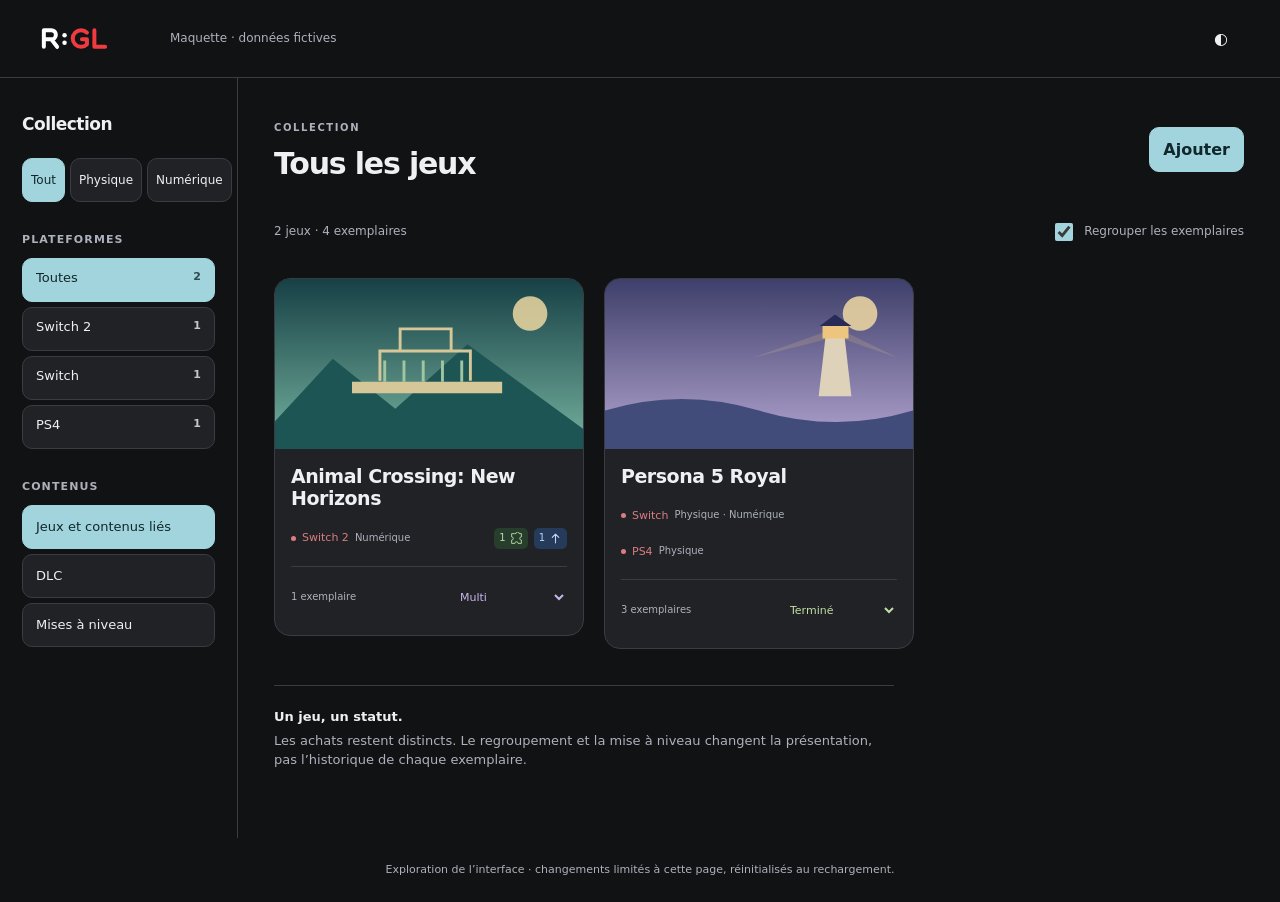
<file: prototypes/versions/index.html>
<!doctype html>
<html lang="fr" data-environment="sandbox"><head><meta charset="utf-8"><meta name="viewport" content="width=device-width,initial-scale=1"><meta http-equiv="Content-Security-Policy" content="default-src 'self'; connect-src 'none'; style-src 'self'; img-src 'self'; script-src 'self'; object-src 'none'; base-uri 'none'"><title>REGAL · Jeux et exemplaires — Maquette</title><link rel="stylesheet" href="versions.css"><script src="versions.js" defer></script></head>
<body><header><a class="brand" href="../../"><img src="../../brand-header.svg" alt="REGAL"></a><span class="prototype">Maquette · données fictives</span><button id="theme" class="quiet" aria-label="Changer le thème">◐</button></header>
<main><aside><h2>Collection</h2><div class="filters" id="media" role="group" aria-label="Support"><button data-value="all" aria-pressed="true">Tout</button><button data-value="physical" aria-pressed="false">Physique</button><button data-value="digital" aria-pressed="false">Numérique</button></div><h3>Plateformes</h3><div id="platforms" class="platforms"></div><h3>Contenus</h3><div class="filters vertical" id="content" role="group" aria-label="Type de contenu"><button data-value="games" aria-pressed="true">Jeux et contenus liés</button><button data-value="dlc" aria-pressed="false">DLC</button><button data-value="upgrade" aria-pressed="false">Mises à niveau</button></div></aside>
<section class="library"><div class="heading"><div><span class="eyebrow">COLLECTION</span><h1 id="heading">Tous les jeux</h1></div><button class="primary" id="add">Ajouter</button></div><div class="toolbar"><p id="summary" role="status"></p><label class="group-switch"><input type="checkbox" id="grouped" checked> Regrouper les exemplaires</label></div><div id="grid" class="grid"></div><div class="principle"><strong>Un jeu, un statut.</strong><p>Les achats restent distincts. Le regroupement et la mise à niveau changent la présentation, pas l’historique de chaque exemplaire.</p></div></section></main>
<dialog id="sheet"><div class="sheet-head"><span class="eyebrow" id="sheet-kind"></span><button id="close" class="quiet" aria-label="Fermer la fiche">✕</button></div><div id="sheet-body"></div></dialog>
<dialog id="add-dialog"><form id="add-form"><div class="sheet-head"><span class="eyebrow">AJOUTER À LA COLLECTION</span><button type="button" id="cancel-add" class="quiet" aria-label="Annuler l’ajout">✕</button></div><h2>Un nouvel exemplaire</h2><label>Titre du jeu<input id="add-title" required list="known-titles" autocomplete="off" placeholder="Par exemple : Persona 5 Royal"></label><datalist id="known-titles"></datalist><div id="match" class="match" hidden><strong>Ce jeu est déjà dans ta collection</strong><label><input type="checkbox" id="attach" checked> Ajouter l’exemplaire à sa fiche</label></div><div class="form-row"><label>Plateforme<select id="add-platform"><option>Switch 2</option><option>Switch</option><option>PS4</option></select></label><label>Support<select id="add-media"><option value="physical">Physique</option><option value="digital">Numérique</option></select></label></div><label>Prix d’achat (€)<input type="number" id="add-price" min="0" step="0.01" placeholder="Facultatif"></label><button type="submit" class="primary full">Ajouter l’exemplaire</button></form></dialog>
<footer>Exploration de l’interface · changements limités à cette page, réinitialisés au rechargement.</footer><div id="notice" role="status"></div>
</body></html>
</file>
<file: prototypes/versions/versions.css>
:root{color-scheme:dark;--canvas:#111214;--surface:#202225;--raised:#2b2d32;--line:#393c43;--text:#f0f0f3;--muted:#adb1bc;--accent:#a2d4dd;--accent-ink:#10282c;--dlc:#b9dbaa;--dlc-bg:#273e2c;--upgrade:#bad7ff;--upgrade-bg:#263b59;--switch:#da7c81;--status:#c3dda5;font-family:system-ui,-apple-system,BlinkMacSystemFont,'Segoe UI',sans-serif}
:root[data-theme=light]{color-scheme:light;--canvas:#f5f4f1;--surface:#fff;--raised:#eeefef;--line:#d6d7d8;--text:#25262a;--muted:#656b75;--accent:#285c65;--accent-ink:#fff;--dlc:#365d28;--dlc-bg:#e7f0e0;--upgrade:#2b568b;--upgrade-bg:#e5edfa;--switch:#a73a43;--status:#48652c}
*{box-sizing:border-box}body{margin:0;background:var(--canvas);color:var(--text);line-height:1.45}button,input,select{font:inherit}button,a,input,select{touch-action:manipulation}button{cursor:pointer;color:inherit;border:1px solid var(--line);background:var(--surface);border-radius:10px;padding:10px 13px;min-height:44px}button:hover{background:var(--raised)}button:focus-visible,a:focus-visible,input:focus-visible,select:focus-visible{outline:3px solid var(--accent);outline-offset:3px}button[aria-pressed=true]{background:var(--accent);color:var(--accent-ink);border-color:var(--accent)}header{height:78px;border-bottom:1px solid var(--line);display:flex;align-items:center;gap:22px;padding:0 38px;max-width:1700px;margin:auto}.brand{display:flex;align-items:center}.brand img{width:110px;height:35px;object-fit:contain;object-position:left}.prototype{font-size:12px;color:var(--muted)}#theme{margin-left:auto}.quiet{background:transparent;border-color:transparent}.primary{background:var(--accent);color:var(--accent-ink);font-weight:650;border-color:var(--accent)}.primary:hover{filter:brightness(1.08);background:var(--accent)}main{display:grid;grid-template-columns:238px minmax(0,1fr);max-width:1520px;margin:0 auto;min-height:calc(100vh - 140px)}aside{padding:36px 22px;border-right:1px solid var(--line)}aside h2{font-size:17px;margin:0 0 24px}aside h3{font-size:11px;text-transform:uppercase;letter-spacing:.1em;color:var(--muted);margin:30px 0 10px}.filters{display:flex;gap:5px}.filters:not(.vertical) button{padding:8px;font-size:12px;flex:1}.vertical{flex-direction:column}.vertical button{text-align:left;font-size:13px}.platforms{display:flex;flex-direction:column;gap:5px}.platforms button{display:flex;justify-content:space-between;text-align:left;font-size:13px}.platforms strong{font-size:11px;opacity:.8}.library{padding:36px;min-width:0}.heading{display:flex;align-items:center;justify-content:space-between;gap:16px}.eyebrow{font-size:10px;letter-spacing:.16em;color:var(--muted);font-weight:750}h1{margin:5px 0 0;font-size:30px;letter-spacing:-.04em}h2{font-size:24px;letter-spacing:-.03em;line-height:1.2;margin:12px 0}h3{font-size:14px;margin:0}.toolbar{display:flex;justify-content:space-between;align-items:center;gap:16px;margin:24px 0;color:var(--muted);font-size:12px}.toolbar p{margin:0}.group-switch{display:flex;align-items:center;gap:8px;cursor:pointer;min-height:44px}input[type=checkbox]{accent-color:var(--accent);width:18px;height:18px;flex-shrink:0}.grid{display:grid;grid-template-columns:repeat(auto-fill,minmax(min(270px,100%),1fr));gap:20px;align-items:start}.game-card{position:relative;display:flex;flex-direction:column;padding:0;text-align:left;overflow:hidden;min-width:0;border:1px solid var(--line);background:var(--surface);border-radius:16px;transition:border-color .15s}.game-card:hover{border-color:var(--accent);background:var(--surface)}.art{height:170px;position:relative;background:var(--raised);overflow:hidden}.art img{width:100%;height:100%;object-fit:cover}.art .art-label{position:absolute;left:12px;top:12px}.card-copy{display:flex;flex-direction:column;gap:14px;padding:16px;flex:1;min-width:0}.card-copy h2{font-size:19px;margin:0;letter-spacing:-.025em}.edition-label{display:block;color:var(--upgrade);font-size:12px;font-weight:650;margin:0 0 12px}.tags{display:flex;align-items:center;flex-wrap:wrap;gap:6px;font-size:11px}.tag{padding:4px 8px;background:var(--raised);border-radius:5px;color:var(--muted);font-size:11px;display:inline-flex;align-items:center;gap:5px}.tag.platform{color:var(--switch)}.tag.status{color:var(--status);margin-left:auto}.tag.dlc,.kind-dlc{background:var(--dlc-bg);color:var(--dlc)}.tag.upgrade,.kind-upgrade{background:var(--upgrade-bg);color:var(--upgrade)}.count-note{font-size:11px;color:var(--muted);margin:12px 0 0}.principle{max-width:620px;margin-top:36px;padding-top:22px;border-top:1px solid var(--line);color:var(--muted);font-size:13px}.principle strong{color:var(--text)}.principle p{margin:5px 0}footer{padding:24px;text-align:center;font-size:11px;color:var(--muted)}dialog{width:min(640px,calc(100% - 24px));max-height:calc(100dvh - 32px);overflow:auto;background:var(--surface);color:var(--text);border:1px solid var(--line);border-radius:20px;padding:26px;overscroll-behavior:contain}dialog::backdrop{background:#0009;backdrop-filter:blur(4px)}.sheet-head{display:flex;align-items:center;justify-content:space-between;gap:15px}.sheet-head .eyebrow{padding:7px 10px;border-radius:6px}.sheet-art{width:100%;height:168px;object-fit:cover;border-radius:10px;margin:14px 0 8px}.sheet-subtitle{font-size:13px;color:var(--muted);margin:8px 0 18px}.sheet-section{padding-top:22px;margin-top:22px;border-top:1px solid var(--line)}.section-title{display:flex;justify-content:space-between;align-items:center;gap:12px;margin-bottom:14px}.section-title small{color:var(--muted)}.section-title button{font-size:12px;padding:7px 10px}.copy{padding:13px 0;display:grid;grid-template-columns:minmax(0,1fr) auto;gap:10px}.copy+.copy{border-top:1px solid var(--line)}.copy p{font-size:12px;color:var(--muted);margin:5px 0}.copy strong{font-size:13px}.copy .money{font-size:13px;font-variant-numeric:tabular-nums}.relation{width:100%;display:flex;align-items:center;gap:13px;text-align:left;padding:12px;border-radius:12px}.relation+.relation{margin-top:10px}.relation img{width:74px;height:56px;object-fit:cover;border-radius:6px;flex-shrink:0}.relation .relation-copy{flex:1;min-width:0}.relation strong{display:block;font-size:13px}.relation small{display:block;font-size:11px;color:var(--muted);margin-top:4px}.relation.dlc{border-color:color-mix(in srgb,var(--dlc) 45%,var(--line));background:var(--dlc-bg)}.relation.upgrade{border-color:color-mix(in srgb,var(--upgrade) 45%,var(--line));background:var(--upgrade-bg)}.relation .tag{margin-bottom:5px}.status-edit{display:flex;align-items:center;justify-content:space-between;gap:12px;margin-top:18px;font-size:13px}select,input:not([type=checkbox]){width:100%;background:var(--canvas);color:var(--text);border:1px solid var(--line);padding:11px 10px;border-radius:8px;min-height:44px}.status-edit select{width:auto;max-width:55%}.history{padding:14px;border-radius:10px;background:var(--raised);font-size:12px;color:var(--muted);margin-top:14px}.history strong{color:var(--text)}.upgrade-control{display:flex;align-items:center;gap:10px;padding:13px 0;font-size:13px}.upgrade-control input{margin:0}form>label{display:flex;flex-direction:column;gap:7px;font-size:12px;margin:20px 0}.form-row{display:flex;gap:12px}.form-row label{flex:1;font-size:12px;display:flex;flex-direction:column;gap:7px;min-width:0}.full{width:100%}.match{padding:14px;background:var(--upgrade-bg);border-radius:10px;margin-bottom:18px;font-size:12px}.match label{display:flex;align-items:center;gap:8px;margin-top:9px}.empty{padding:45px 18px;text-align:center;border:1px dashed var(--line);border-radius:15px;color:var(--muted);grid-column:1/-1}#notice{position:fixed;left:50%;bottom:20px;transform:translateX(-50%);padding:12px 18px;background:var(--raised);border:1px solid var(--line);border-radius:10px;max-width:calc(100% - 32px);font-size:12px;pointer-events:none;opacity:0}#notice.show{opacity:1}
@media(max-width:800px){header{padding:0 18px;height:66px;gap:10px}.brand img{width:65px}.prototype{font-size:10px}main{display:block}aside{padding:20px 18px;border-right:0;border-bottom:1px solid var(--line)}aside h2{display:none}aside h3{margin-top:18px}.platforms,.vertical{flex-direction:row;flex-wrap:wrap}.platforms button{gap:18px;flex:1;min-width:100px}.vertical button{flex:1;text-align:center;min-width:90px;font-size:11px}.library{padding:24px 18px}h1{font-size:25px}.toolbar{flex-direction:column;align-items:flex-start;gap:4px;margin:18px 0}.art{height:auto;aspect-ratio:16/9}dialog{padding:18px}.sheet-art{height:142px}.relation img{width:60px;height:48px}.heading .primary{font-size:12px;padding:9px 11px}.grid{gap:18px}.principle{margin-top:26px}}
@media(prefers-reduced-motion:reduce){*{transition:none!important;scroll-behavior:auto!important}}


:root[data-theme=light] .brand img{filter:invert(1)}.tag.status.abandonne{color:#efa8a8}.tag.status.multi{color:#c8b5ed}:root[data-theme=light] .tag.status.abandonne{color:#943636}:root[data-theme=light] .tag.status.multi{color:#65418d}

.card-open-control{position:absolute;inset:0;z-index:1;min-height:0;width:100%;border:0;border-radius:16px;background:transparent!important;padding:0}.card-open-control:focus-visible{outline-offset:-3px}
.platform-rows{display:flex;flex-direction:column;gap:8px}.platform-row{display:flex;align-items:center;gap:6px;min-height:28px;min-width:0;white-space:nowrap;font-size:11px}
.row-platform{flex:0 1 auto;max-width:45%;min-width:0;color:var(--switch);overflow:hidden;text-overflow:ellipsis}.row-platform::before{content:'';display:inline-block;width:5px;height:5px;border-radius:50%;background:currentColor;margin-right:6px;vertical-align:middle}
.row-support{color:var(--muted);flex:1;min-width:0;overflow:hidden;text-overflow:ellipsis;font-size:10px}.addon-counter{display:inline-flex;align-items:center;gap:4px;flex-shrink:0;padding:4px 5px;border-radius:5px;font-size:10px;line-height:1}.addon-counter svg{width:13px;height:13px}.addon-counter.dlc{color:var(--dlc);background:var(--dlc-bg)}.addon-counter.upgrade{color:var(--upgrade);background:var(--upgrade-bg)}
.card-status-footer{display:flex;align-items:center;justify-content:space-between;gap:8px;border-top:1px solid var(--line);padding-top:8px;margin-top:auto}.card-status-footer .count-note{margin:0;font-size:10px}.card-status-select{position:relative;z-index:2;width:auto;max-width:65%;min-height:44px;border:0;border-radius:7px;font-size:11px;color:var(--status);background:transparent;padding:8px 4px;cursor:pointer}.card-status-select.abandonne{color:#efa8a8}.card-status-select.multi{color:#c8b5ed}:root[data-theme=light] .card-status-select.abandonne{color:#943636}:root[data-theme=light] .card-status-select.multi{color:#65418d}
</file>
